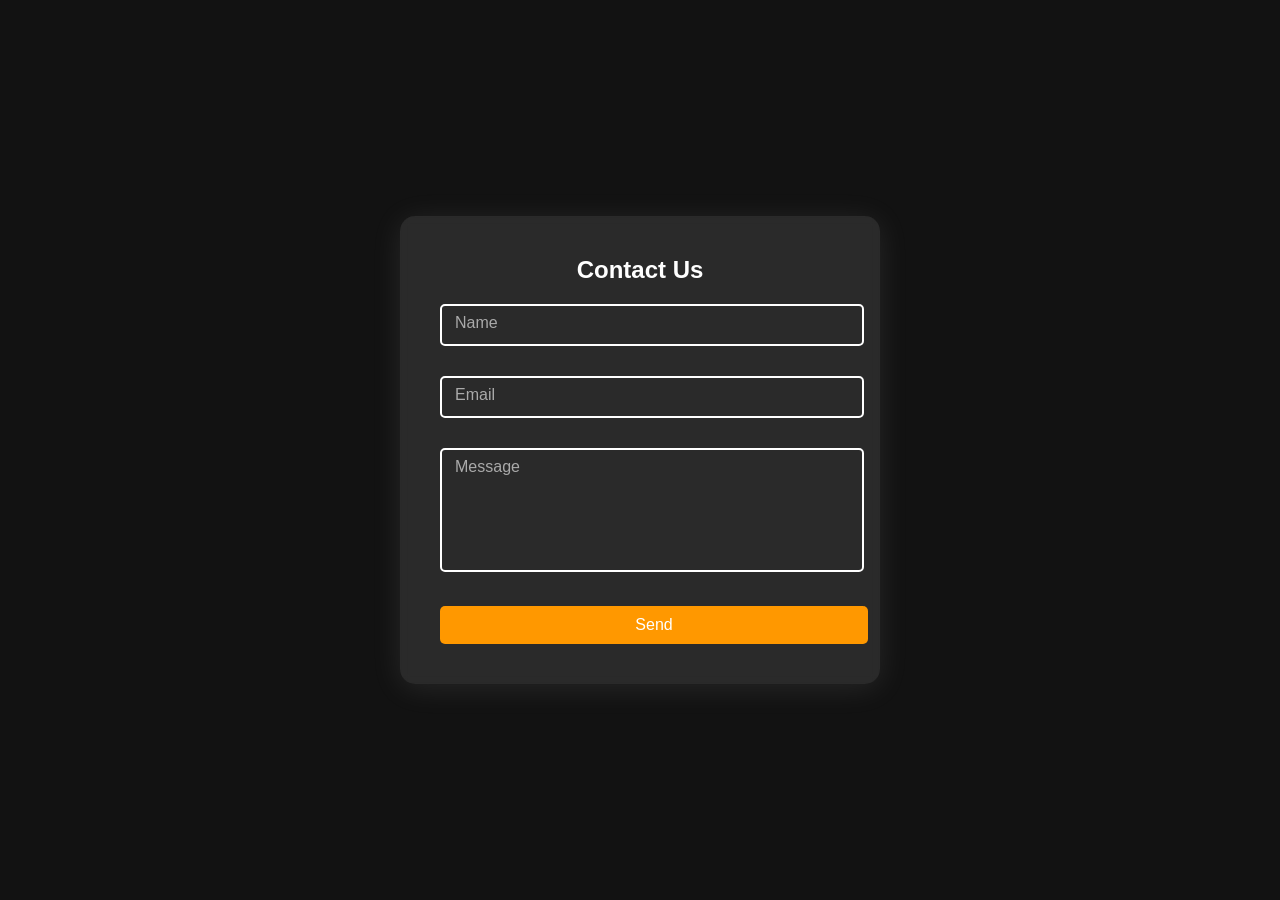
<file: contactafterpage2.html>
<!DOCTYPE html>
<html>
    <title>Contact Us</title>
    <link rel="stylesheet" href="contactafterpage2.css">
  </head>

  <body>
    <div class="contact-box">
      <h2>Contact Us</h2>

      <form id="contact-form" action="https://api.web3forms.com/submit" method="POST">
        <input type="hidden" name="access_key" value="3d0ea2ca-6be2-456e-b7b2-4c8b4631f1ec" />
        <input type="hidden" name="subject" value="New Contact Form Submission" />
        <input type="hidden" name="from_name" value="Website Contact Form" />

        <div class="input-box">
          <input type="text" name="name" required placeholder=" " />
          <label>Name</label>
        </div>

        <div class="input-box">
          <input type="email" name="email" required placeholder=" " />
          <label>Email</label>
        </div>

        <div class="input-box">
          <textarea name="message" required placeholder=" "></textarea>
          <label>Message</label>
        </div>

        

        <input type="submit" value="Send"/>
      </form>

      <div id="form-message"></div>
    </div>

    <script>
      document.getElementById("contact-form").addEventListener("submit", function (event) {
        event.preventDefault();
        let formData = new FormData(this);

        fetch(this.action, {
          method: this.method,
          body: formData
        })
        .then(response => response.json())
        .then(result => {
          if (result.success) {
            document.getElementById("form-message").innerHTML = "<p style='color: green;'><a href='thankyou.html'> Message sent successfully!</a></p>";
            this.reset();
          } else {
            document.getElementById("form-message").innerHTML = "<p style='color: red;'>Error sending message.</p>";
          }
        })
        .catch(error => {
          document.getElementById("form-message").innerHTML = "<p style='color: red;'>Something went wrong.</p>";
        });
      });
    </script>

    
  </body>
</html>
</file>
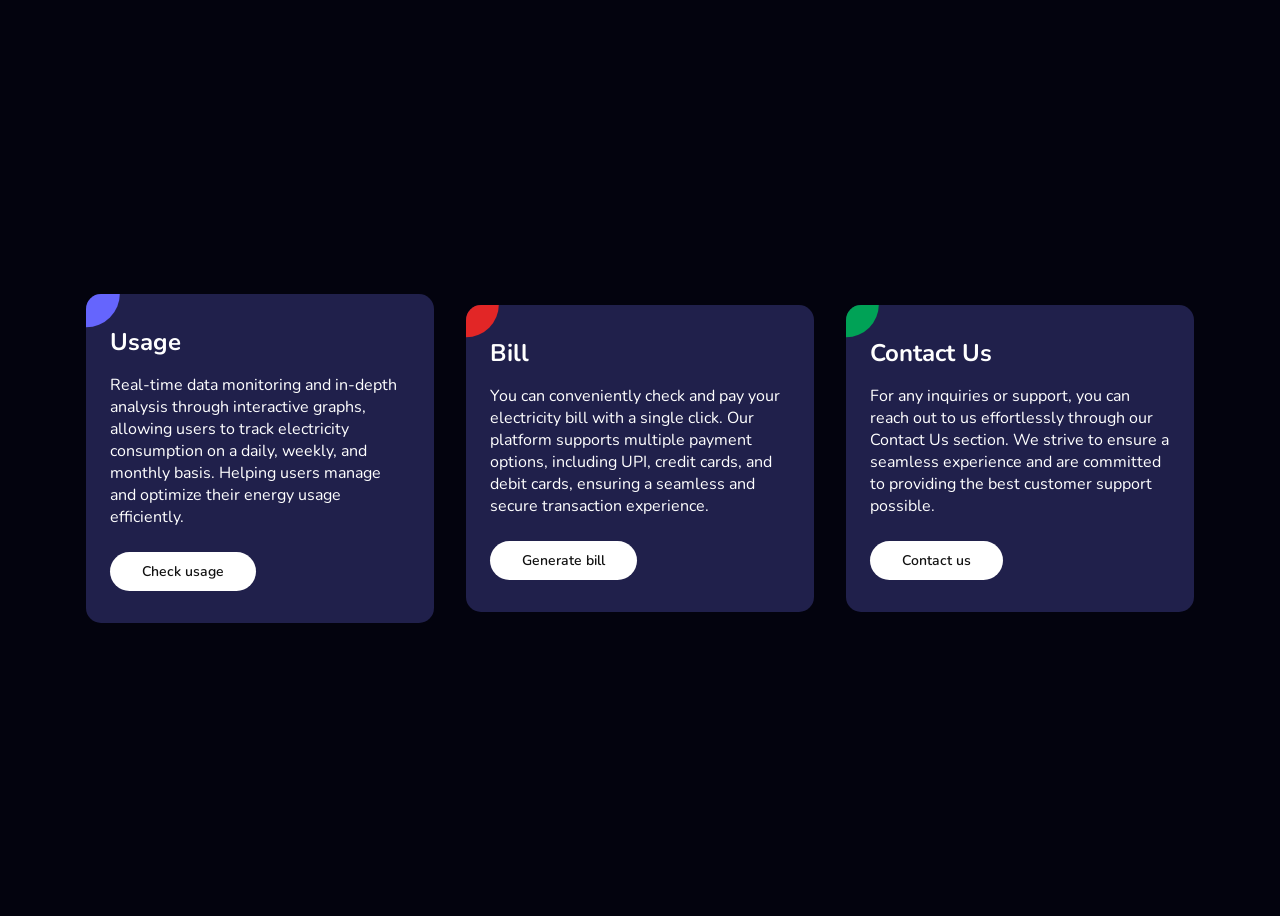
<file: page2.html>
<!DOCTYPE html>
<html lang="en">

<head>
  <meta charset="UTF-8">
  <meta name="viewport" content="width=device-width, initial-scale=1.0">
  <title>Document</title>
  <link rel="stylesheet" href="page2.css">
</head>

<body>
  <div class="card-row">
    <div class="card">
      <h1>Usage</h1>
      <p>
        Real-time data monitoring and in-depth analysis through interactive graphs, allowing users to track electricity consumption on a daily, weekly, and monthly basis. Helping users manage and optimize their energy usage efficiently.
      </p>
      <a href="graphpage.html">Check usage</a>
    </div>
    <div class="card">
      <h1>Bill</h1>
      <p>
        You can conveniently check and pay your electricity bill with a single click. Our platform supports multiple payment options, including UPI, credit cards, and debit cards, ensuring a seamless and secure transaction experience.
      </p>
      <a href="billpage.html">Generate bill</a>
    </div>
    <div class="card">
      <h1>Contact Us</h1>
      <p>
        For any inquiries or support, you can reach out to us effortlessly through our Contact Us section. We strive to ensure a seamless experience and are committed to providing the best customer support possible.
      </p>
      <a href="contactafterpage2.html">Contact  us </a>
    </div>
  </div>
</body>

</html>
</file>
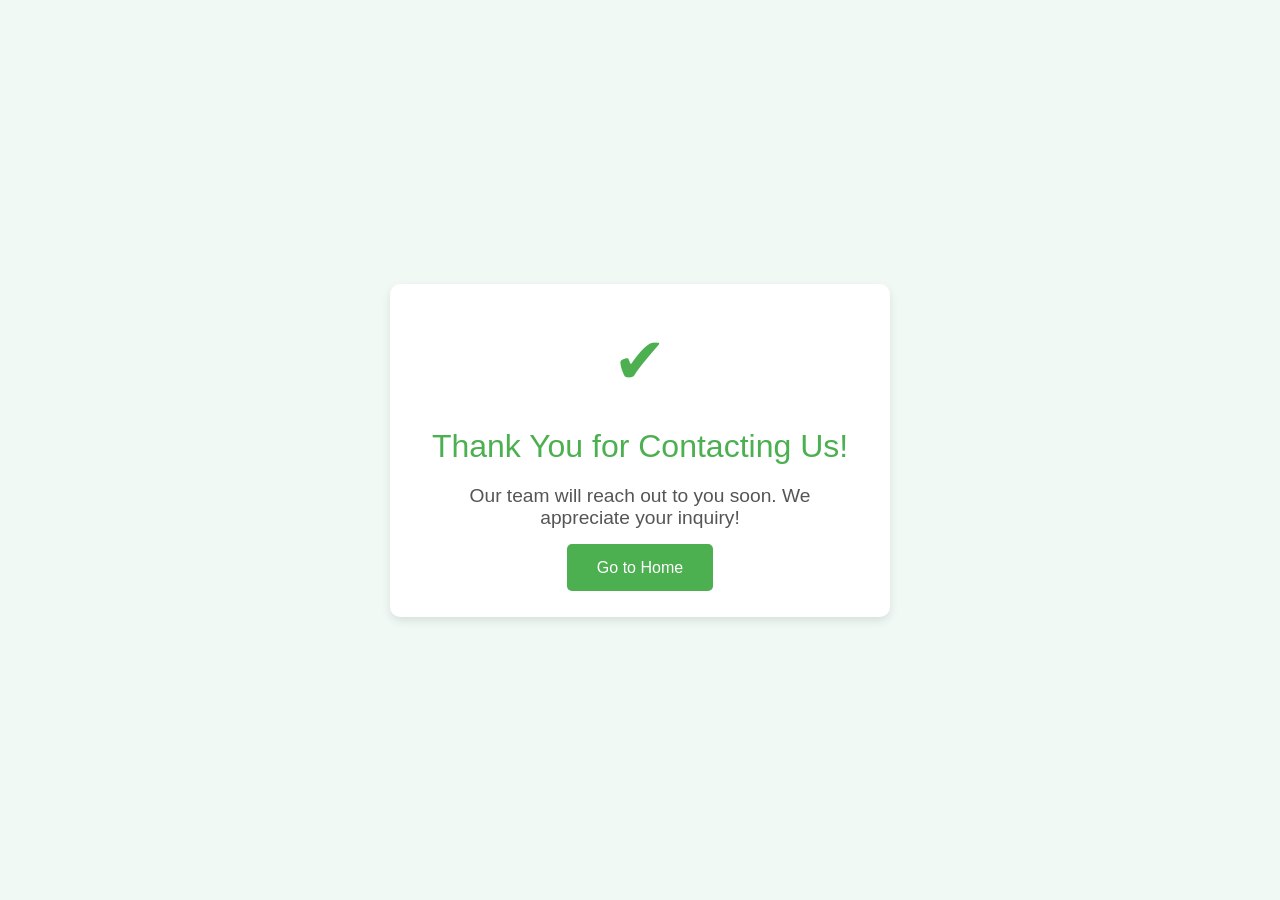
<file: thankyou.html>
<!DOCTYPE html>
<html lang="en">
<head>
  <meta charset="UTF-8">
  <meta name="viewport" content="width=device-width, initial-scale=1.0">
  <title>Thank You</title>
  <style>
    /* Basic Reset */
    * {
      margin: 0;
      padding: 0;
      box-sizing: border-box;
    }
    body {
      font-family: Arial, sans-serif;
      background-color: #f0f9f4;
      display: flex;
      justify-content: center;
      align-items: center;
      height: 100vh;
      text-align: center;
    }

    .container {
      background-color: white;
      padding: 40px;
      border-radius: 10px;
      box-shadow: 0 4px 10px rgba(0, 0, 0, 0.1);
      width: 80%;
      max-width: 500px;
    }

    .title {
      font-size: 2rem;
      color: #4CAF50;
      margin-bottom: 20px;
    }

    .message {
      font-size: 1.2rem;
      color: #555;
      margin-bottom: 30px;
    }

    .checkmark {
      font-size: 4rem;
      color: #4CAF50;
      margin-bottom: 30px;
    }

    .home-button {
      background-color: #4CAF50;
      color: white;
      border: none;
      padding: 15px 30px;
      font-size: 1rem;
      border-radius: 5px;
      cursor: pointer;
      text-decoration: none;
    }

    .home-button:hover {
      background-color: #45a049;
    }
  </style>
</head>
<body>
  <div class="container">
    <div class="checkmark">&#10004;</div>
    <div class="title">Thank You for Contacting Us!</div>
    <div class="message">Our team will reach out to you soon. We appreciate your inquiry!</div>
    <a href="page2.html" class="home-button">Go to Home</a>
  </div>
</body>
</html>
</file>
<file: contactafterpage2.css>
body {
    margin: 0;
    padding: 0;
    font-family: 'Arial', sans-serif;
    height: 100vh;
    background-color: #121212;
    display: flex;
    justify-content: center;
    align-items: center;
}

.contact-box {
    background: rgba(255, 255, 255, 0.1);
    border-radius: 15px;
    box-shadow: 0 4px 30px rgba(226, 223, 223, 0.1);
    backdrop-filter: blur(5px);
    padding: 40px;
    width: 400px;
    color: #fff;
}

.contact-box h2 {
    margin: 0 0 20px;
    text-align: center;
}

.input-box {
    position: relative;
    margin-bottom: 30px;
}

.input-box input, .input-box textarea {
    width: 100%;
    padding: 10px;
    background: transparent;
    border: 2px solid #fff;
    border-radius: 5px;
    color: #fff;
    font-size: 16px;
    outline: none;
    resize: none;
    transition: border-color 0.3s ease;
}

.input-box input:focus, .input-box textarea:focus {
    border-color: #ff9800;
}

.input-box label {
    position: absolute;
    top: 10px;
    left: 10px;
    color: #aaa;
    pointer-events: none;
    transition: 0.3s ease;
    /* background-color: rgba(18, 18, 18, 0.9);  Matches the form background */
    padding: 0 5px;
}

.input-box input:not(:placeholder-shown) ~ label,
.input-box textarea:not(:placeholder-shown) ~ label,
.input-box input:focus ~ label,
.input-box textarea:focus ~ label {
    top: -20px;
    left: 10px;
    color: #ff9800;
    font-size: 12px;
}

.input-box textarea {
    height: 100px;
}

input[type="submit"] {
    background: #ff9800;
    border: none;
    padding: 10px 20px;
    cursor: pointer;
    color: #fff;
    border-radius: 5px;
    transition: background 0.3s ease;
    width: 107%;
    font-size: 16px;
}

input[type="submit"]:hover {
    background: #e68900;
}
</file>
<file: page2.css>
@import url('https://fonts.googleapis.com/css?family=Nunito&display=swap');

:root {
  --body-bg-color: #03030e;
  --card-bg-color: #20204b;
  --white: #ffffff;
  --black: #121212;
}

body {
  display: flex;
  justify-content: center;
  align-items: center;
  font-family: 'Nunito', sans-serif;
  min-height: 100vh;
  background: var(--body-bg-color);
}

h1,
p {
  margin-top: 0;
}

.card-row {
  display: flex;
  align-items: center;
  justify-content: center;
  gap: 32px;
  flex-wrap: wrap;
}

.card {
  position: relative;
  padding: 32px 24px;
  background: var(--card-bg-color);
  border-radius: 15px;
  max-width: 300px;
  color: #ffffff;
}

.card:nth-child(1) {
  --circle-color: #6565fd;
}

.card:nth-child(2) {
  --circle-color: #e22626;
}

.card:nth-child(3) {
  --circle-color: #00a256;
}

.card > * {
  position: relative;
  z-index: 2;
}

.card h1 {
  font-size: 24px;
  margin-bottom: 16px;
}

.card p {
  margin-bottom: 24px;
}

.card a {
  display: inline-block;
  padding: 10px 32px;
  background-color: var(--white);
  border-radius: 30px;
  text-decoration: none;
  color: var(--black);
  font-weight: 600;
  font-size: 14px;
}

.card::after {
  content: '';
  background: var(--circle-color);
  border-radius: 15px;
  height: 100%;
  width: 100%;
  position: absolute;
  left: 0;
  top: 0;
  z-index: 1;
  clip-path: circle(10% at 0% 0%);
  transition: all 0.3s ease-in;
}

.card:hover::after {
  clip-path: circle(100%);
}
</file>
